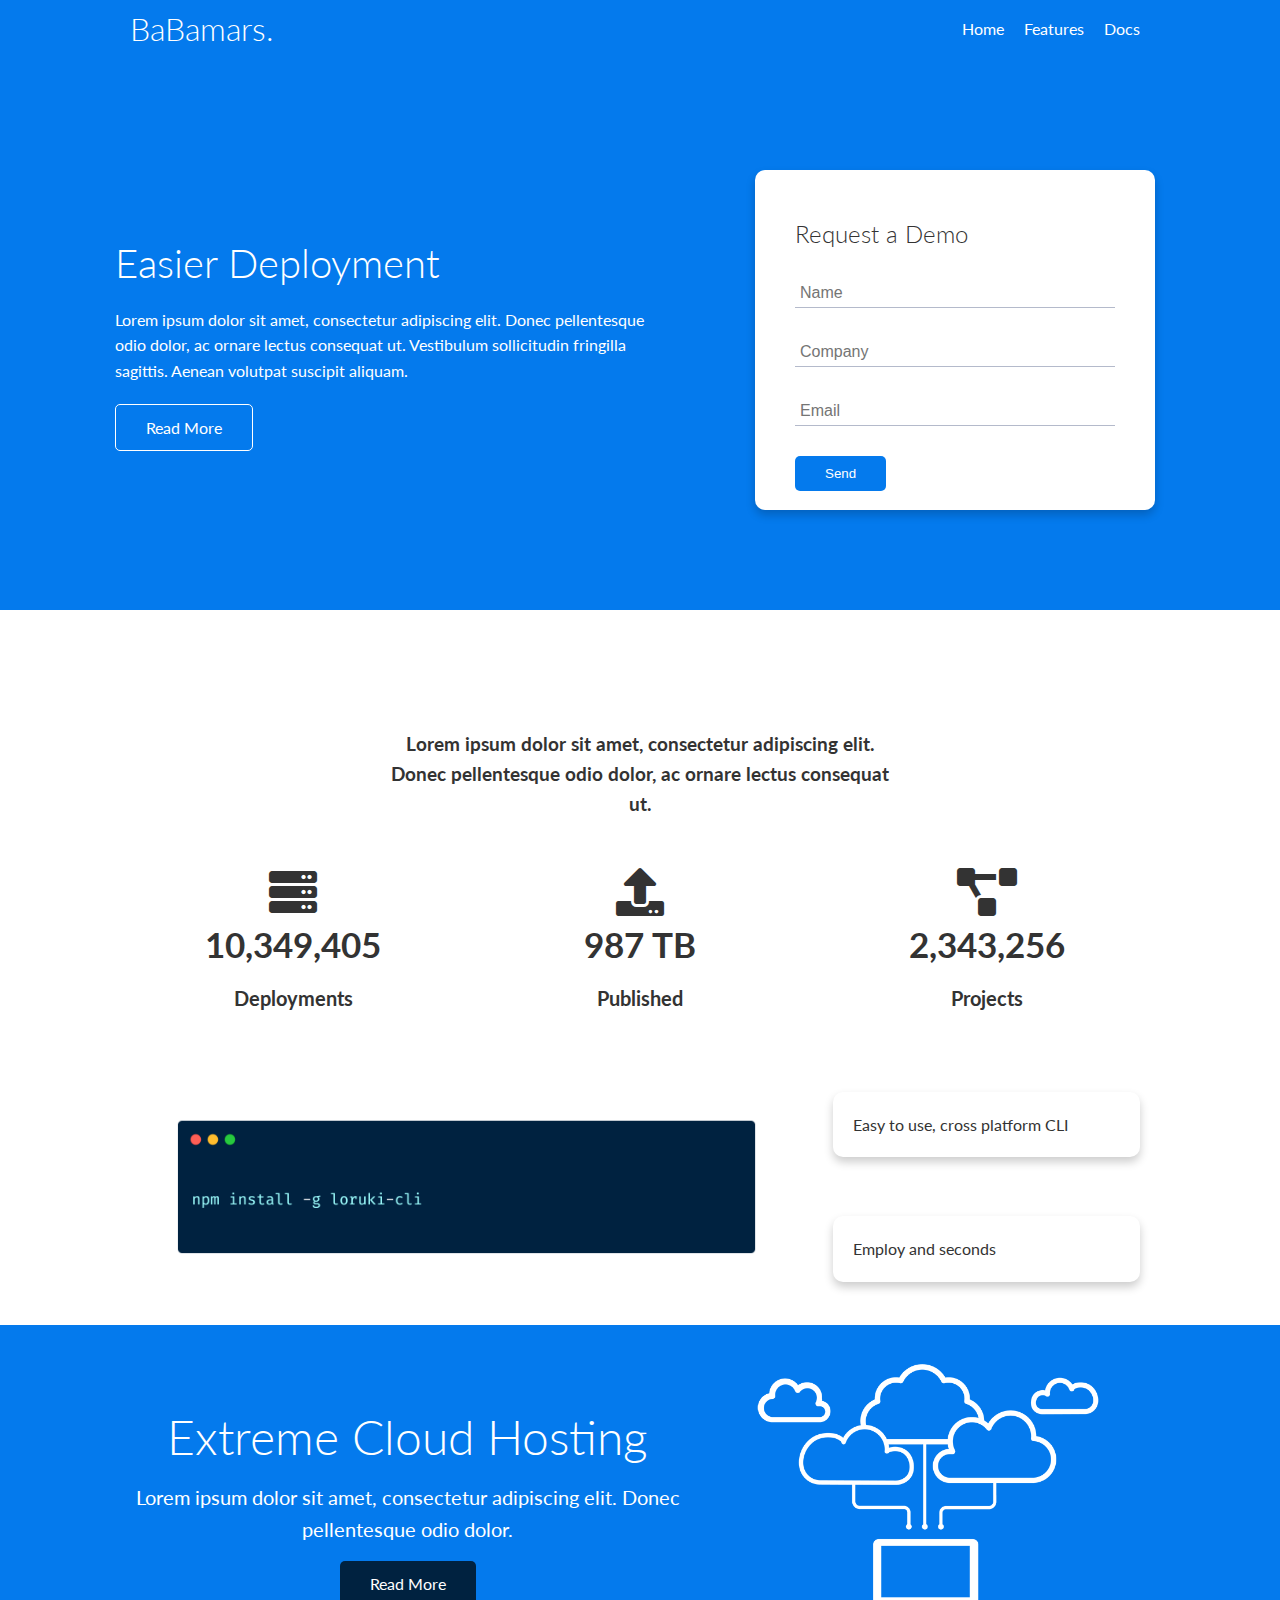
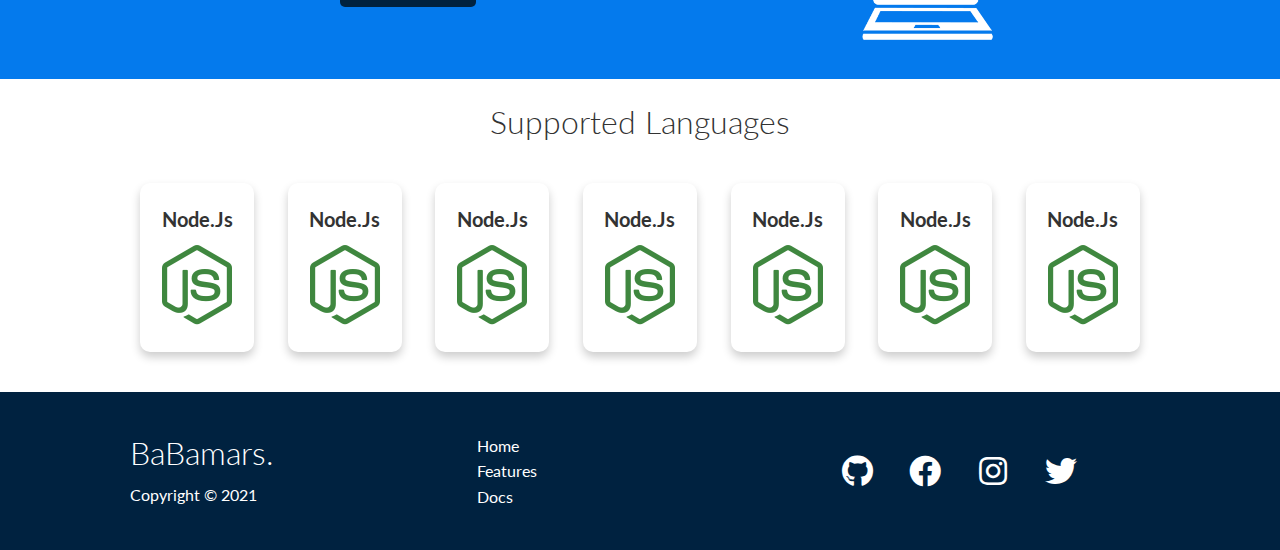
<file: index.html>
<!DOCTYPE html>
<html lang="en">
<head>
    <meta charset="UTF-8">
    <meta http-equiv="X-UA-Compatible" content="IE=edge">
    <meta name="viewport" content="width=device-width, initial-scale=1.0">
    <link rel="stylesheet" href="style.css">
    <!-- <link rel="stylesheet" href="https://cdnjs.cloudflare.com/ajax/libs/font-awesome/5.15.2/css/all.min.css" integrity="sha512-HK5fgLBL+xu6dm/Ii3z4xhlSUyZgTT9tuc/hSrtw6uzJOvgRr2a9jyxxT1ely+B+xFAmJKVSTbpM/CuL7qxO8w==" crossorigin="anonymous" /> -->
    <link rel="stylesheet" href="https://cdnjs.cloudflare.com/ajax/libs/font-awesome/5.13.0/css/all.min.css">
    <title>BaBamars | For Everyone</title>
</head>
<body>

    <!-- navbar -->
    <div class="navbar">
        <div class="container flex">
            <h1>BaBamars.</h1>
            <nav>
                <ul>
                    <li><a href="index.html">Home</a></li>
                    <li><a href="features.html">Features</a></li>
                    <li><a href="docs.html">Docs</a></li>
                </ul>
            </nav>
        </div>
    </div>

    <!-- showcase -->
    <section class="showcase">
        <div class="container grid">
            <div class="showcase-text">
                <h1>Easier Deployment</h1>
                <p>Lorem ipsum dolor sit amet, consectetur adipiscing elit. Donec
                pellentesque odio dolor, ac ornare lectus consequat ut.
                Vestibulum sollicitudin fringilla sagittis. Aenean volutpat
                suscipit aliquam. </p>
                <a class="btn btn-outline" href="feutures.html" >Read More</a>
            </div>
            <div class="showcase-form card">
                <h2>Request a Demo</h2>
                <form>
                    <div class="form-control">
                        <input class="inp" type="text" placeholder="Name" name="name" required>
                    </div>
                    <div class="form-control">
                        <input class="inp" type="text" placeholder="Company" name="Company" required>
                    </div>
                    <div class="form-control">
                        <input class="inp" type="email" placeholder="Email" name="email" required>
                    </div>
                    <input class="btn btn-primary" type="submit" value="Send" >
                </form>
            </div>
        </div>
    </section>

    <!-- stats -->
    <section class="stats">
        <div class="container">
            <h3 class="stats-heading text-center my-1">
                Lorem ipsum dolor sit amet, consectetur adipiscing elit. Donec
                pellentesque odio dolor, ac ornare lectus consequat ut.
            </h3>

            <div class="grid grid-3 text-center my-4">
                <div>
                    <i class="fas fa-server fa-3x"></i>
                    <h3>10,349,405</h3>
                    <p class="text-cecondary">Deployments</p>
                </div>
                <div>
                    <i class="fas fa-upload fa-3x"></i>
                    <h3>987 TB</h3>
                    <p class="text-cecondary">Published</p>
                </div>
                <div>
                    <i class="fas fa-project-diagram fa-3x"></i>
                    <h3>2,343,256</h3>
                    <p class="text-cecondary">Projects</p>
                </div>
            </div>
        </div>
    </section>

    <!-- cli -->
    <section class="cli">
        <div class="container grid">
            <img src="images/cli.png" alt="cli">
            <div class="card">
                Easy to use, cross platform CLI
            </div>
            <div class="card">
                Employ and seconds
            </div>
        </div>
    </section>

    <!-- cloud -->
    <section class="cloud bg-primary my-2 py-2">
        <div class="container grid">
            <div class="text-center">
                <h2 class="lg">Extreme Cloud Hosting</h2>
                <p class="lead my-1">Lorem ipsum dolor sit amet, consectetur adipiscing elit. Donec
                 pellentesque odio dolor.</p>
                <a href="features.html" class="btn btn-dark">Read More</a>
            </div>
            <img src="images/cloud.png" alt="cloud">
        </div>
    </section>

    <!-- languages -->
    <section class="languages">
        <h2 class="md text-center my-2">
            Supported Languages
        </h2>
        <div class="container flex">
            <div class="card">
                <h4>Node.Js</h4>
                <img src="images/logos/node.png" alt="">
            </div>
            <div class="card">
                <h4>Node.Js</h4>
                <img src="images/logos/node.png" alt="">
            </div>
            <div class="card">
                <h4>Node.Js</h4>
                <img src="images/logos/node.png" alt="">
            </div>
            <div class="card">
                <h4>Node.Js</h4>
                <img src="images/logos/node.png" alt="">
            </div>
            <div class="card">
                <h4>Node.Js</h4>
                <img src="images/logos/node.png" alt="">
            </div>
            <div class="card">
                <h4>Node.Js</h4>
                <img src="images/logos/node.png" alt="">
            </div>
            <div class="card">
                <h4>Node.Js</h4>
                <img src="images/logos/node.png" alt="">
            </div>
        </div>
    </section>

    <!-- footer -->
    <footer class="footer bg-dark py-3">
        <div class="container grid grid-3">
            <div>
                <h1>BaBamars.</h1>
                <p>Copyright &copy; 2021</p>
            </div>

            <nav>
                <ul>
                    <li><a href="index.html">Home</a></li>
                    <li><a href="features.html">Features</a></li>
                    <li><a href="docs.html">Docs</a></li>
                </ul>
            </nav>

                <div class="social">
                    <a href="#"><i class="fab fa-github fa-2x"></i></a>
                    <a href="#"><i class="fab fa-facebook fa-2x"></i></a>
                    <a href="#"><i class="fab fa-instagram fa-2x"></i></a>
                    <a href="#"><i class="fab fa-twitter fa-2x"></i></a>
                </div>
        </div>
    </footer>
</body>
</html>
</file>
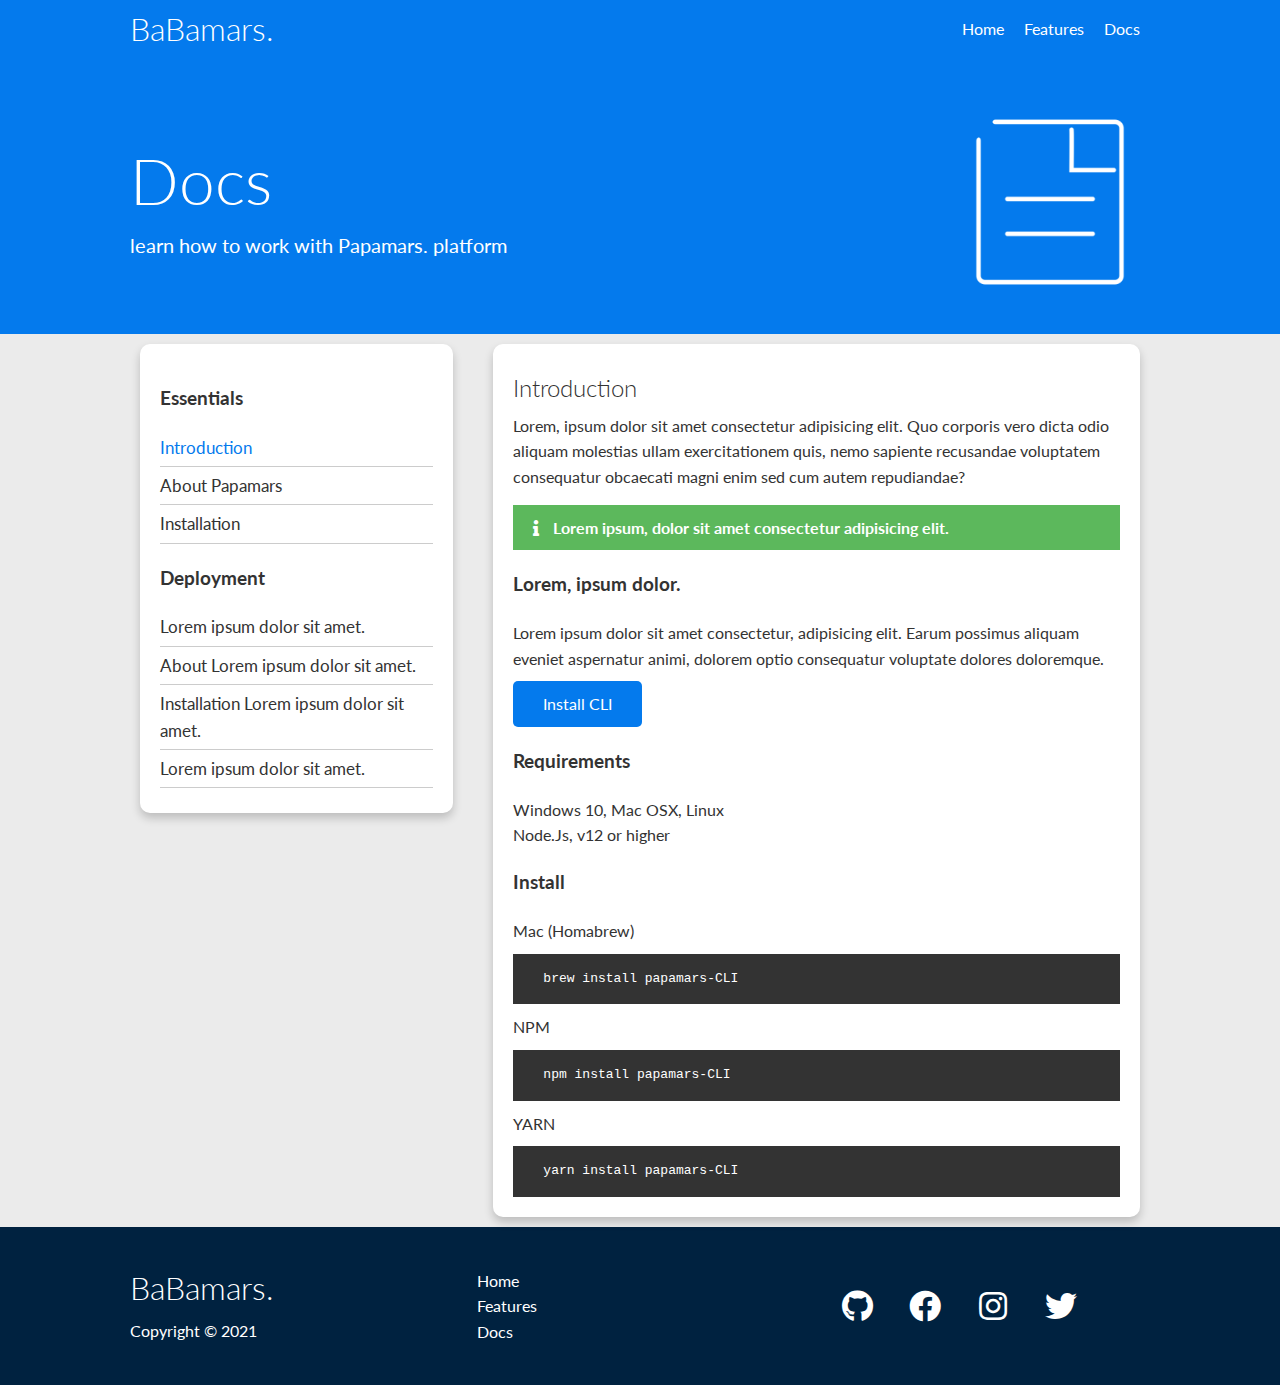
<file: docs.html>
<!DOCTYPE html>
<html lang="en">
<head>
    <meta charset="UTF-8">
    <meta http-equiv="X-UA-Compatible" content="IE=edge">
    <meta name="viewport" content="width=device-width, initial-scale=1.0">
    <link rel="stylesheet" href="style.css">
    <!-- <link rel="stylesheet" href="https://cdnjs.cloudflare.com/ajax/libs/font-awesome/5.15.2/css/all.min.css" integrity="sha512-HK5fgLBL+xu6dm/Ii3z4xhlSUyZgTT9tuc/hSrtw6uzJOvgRr2a9jyxxT1ely+B+xFAmJKVSTbpM/CuL7qxO8w==" crossorigin="anonymous" /> -->
    <link rel="stylesheet" href="https://cdnjs.cloudflare.com/ajax/libs/font-awesome/5.13.0/css/all.min.css">
    <title>BaBamars | For Everyone</title>
</head>
<body>

    <!-- navbar -->
    <div class="navbar">
        <div class="container flex">
            <h1>BaBamars.</h1>

            <nav>
                <ul>
                    <li><a href="index.html">Home</a></li>
                    <li><a href="features.html">Features</a></li>
                    <li><a href="docs.html">Docs</a></li>
                </ul>
            </nav>
        </div>
    </div>

    <!-- docs -->
    <section class="docs-head bg-primary py-3">
        <div class="container grid">
            <div>
                <h1 class="xl">Docs</h1>
                <p class="lead">
                learn how to work with Papamars. platform
                </p>
            </div>
            <img src="images/docs.png" alt="">
        </div>
    </section>

    <!-- docs main -->
    <section class="docs-main my-4">
        <div class="container grid">
            <div class="card bg-light p-3">
                <h3 class="my-2">Essentials</h3>
                <nav>
                    <ul>
                        <li><a class="text-primary" href="#">Introduction</a></li>
                        <li><a href="#">About Papamars</a></li>
                        <li><a href="#">Installation</a></li>
                    </ul>
                </nav>

                <h3 class="my-2">Deployment</h3>
                <nav>
                    <ul>
                        <li><a href="#">Lorem ipsum dolor sit amet.</a></li>
                        <li><a href="#">About Lorem ipsum dolor sit amet.</a></li>
                        <li><a href="#">Installation Lorem ipsum dolor sit amet.</a></li>
                        <li><a href="#">Lorem ipsum dolor sit amet.</a></li>
                    </ul>
                </nav>
            </div>

            <div class="card">
                <h2>Introduction</h2>
                <p>Lorem, ipsum dolor sit amet consectetur adipisicing elit.
                   Quo corporis vero dicta odio aliquam molestias ullam 
                   exercitationem quis, nemo sapiente recusandae voluptatem 
                   consequatur obcaecati magni enim sed cum autem repudiandae?
                </p>
                <div class="alert alert-success">
                    <i class="fas fa-info"></i>
                    Lorem ipsum, dolor sit amet consectetur adipisicing 
                    elit.
                </div>
                    <h3>Lorem, ipsum dolor.</h3>
                    <p>Lorem ipsum dolor sit amet consectetur, adipisicing
                       elit. Earum possimus aliquam eveniet aspernatur 
                       animi, dolorem optio consequatur voluptate dolores 
                       doloremque.
                    </p>
                    <a href="#" class="btn btn-primary">Install CLI </a>

                    <h3>Requirements</h3>
                    <ul>
                        <li>Windows 10, Mac OSX, Linux</li>
                        <li>Node.Js, v12 or higher</li>
                    </ul>
                    <h3>Install</h3>
                    <p>Mac (Homabrew)</p>
                    <pre><code>brew install papamars-CLI</code></pre>

                    <p>NPM</p>
                    <pre><code>npm install papamars-CLI</code></pre>

                    <p>YARN</p>
                    <pre><code>yarn install papamars-CLI</code></pre>

            </div>
        </div>
    </section>

    <!-- footer -->
    <footer class="footer bg-dark py-3">
        <div class="container grid grid-3">
            <div>
                <h1>BaBamars.</h1>
                <p>Copyright &copy; 2021</p>
            </div>

            <nav>
                <ul>
                    <li><a href="index.html">Home</a></li>
                    <li><a href="features.html">Features</a></li>
                    <li><a href="docs.html">Docs</a></li>
                </ul>
            </nav>

                <div class="social">
                    <a href="#"><i class="fab fa-github fa-2x"></i></a>
                    <a href="#"><i class="fab fa-facebook fa-2x"></i></a>
                    <a href="#"><i class="fab fa-instagram fa-2x"></i></a>
                    <a href="#"><i class="fab fa-twitter fa-2x"></i></a>
                </div>
        </div>
    </footer>
</file>
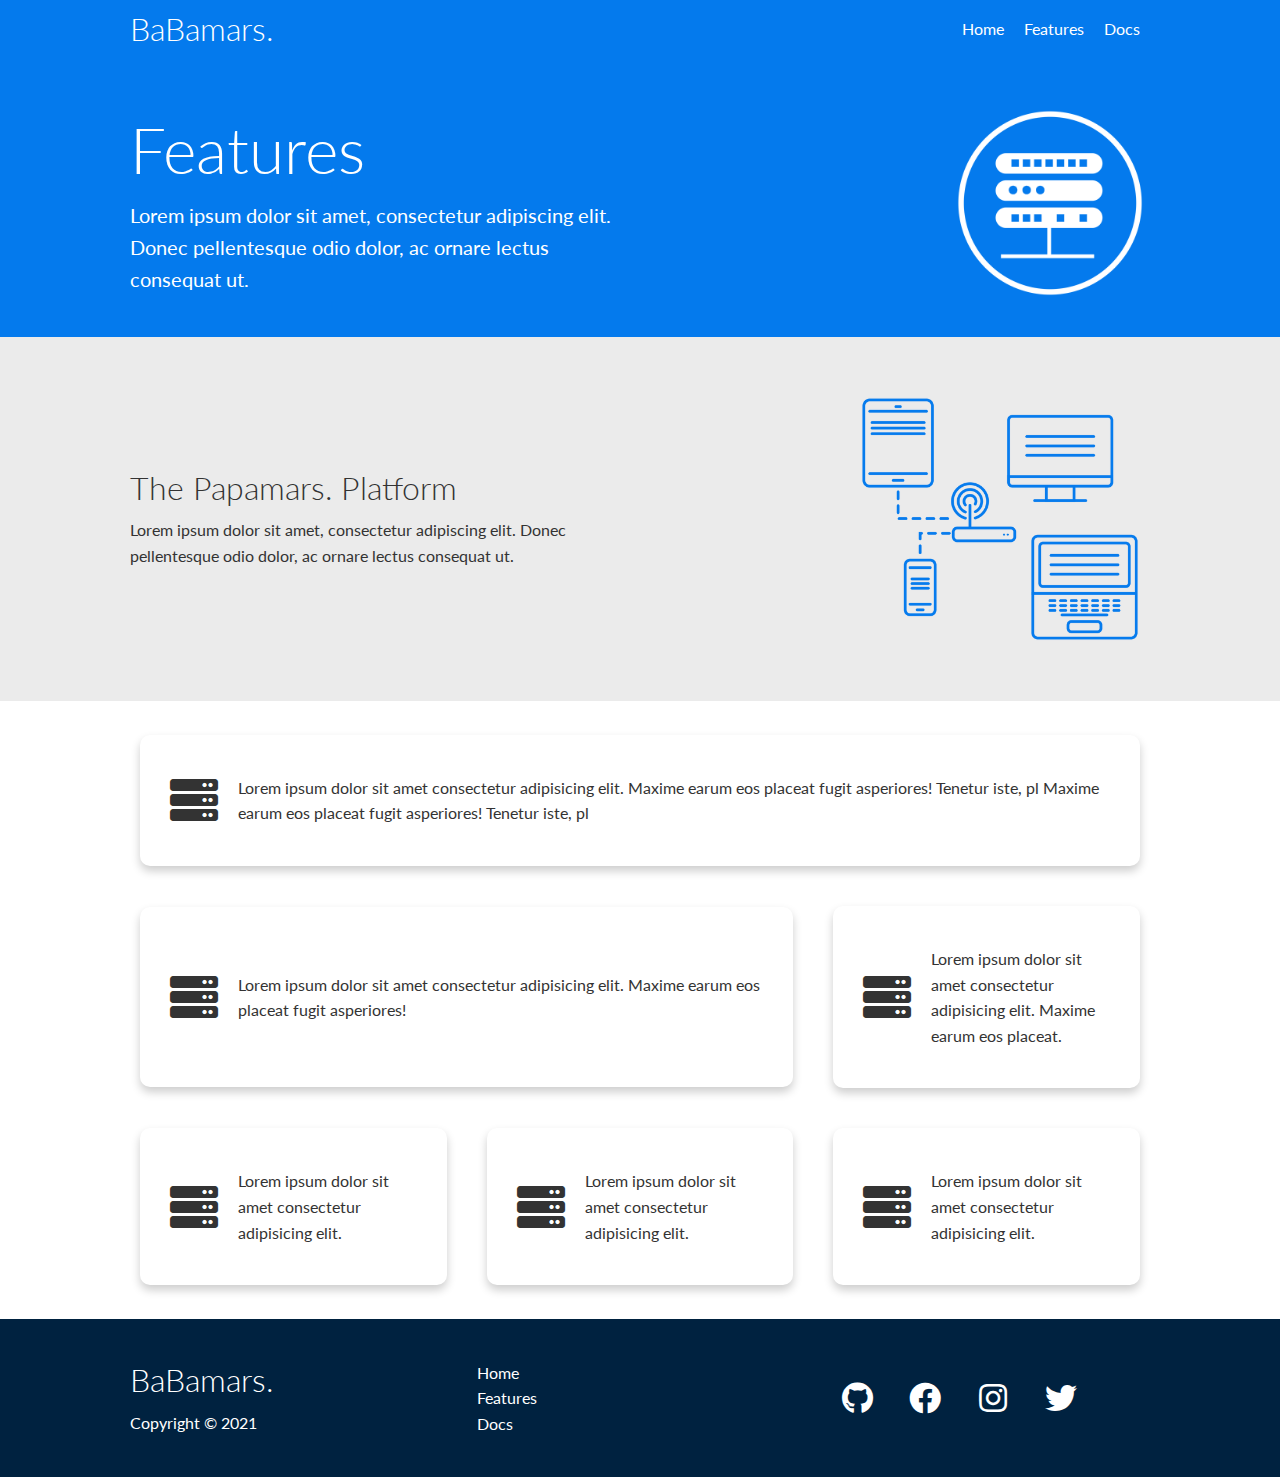
<file: features.html>
<!DOCTYPE html>
<html lang="en">
<head>
    <meta charset="UTF-8">
    <meta http-equiv="X-UA-Compatible" content="IE=edge">
    <meta name="viewport" content="width=device-width, initial-scale=1.0">
    <link rel="stylesheet" href="style.css">
    <!-- <link rel="stylesheet" href="https://cdnjs.cloudflare.com/ajax/libs/font-awesome/5.15.2/css/all.min.css" integrity="sha512-HK5fgLBL+xu6dm/Ii3z4xhlSUyZgTT9tuc/hSrtw6uzJOvgRr2a9jyxxT1ely+B+xFAmJKVSTbpM/CuL7qxO8w==" crossorigin="anonymous" /> -->
    <link rel="stylesheet" href="https://cdnjs.cloudflare.com/ajax/libs/font-awesome/5.13.0/css/all.min.css">
    <title>BaBamars | For Everyone</title>
</head>
<body>

    <!-- navbar -->
    <div class="navbar">
        <div class="container flex">
            <h1>BaBamars.</h1>

            <nav>
                <ul>
                    <li><a href="index.html">Home</a></li>
                    <li><a href="features.html">Features</a></li>
                    <li><a href="docs.html">Docs</a></li>
                </ul>
            </nav>
        </div>
    </div>

    <!-- head -->
    <section class="features-head bg-primary py-3">
        <div class="container grid">
            <div>
                <h1 class="xl">Features</h1>
                <p class="lead">
                Lorem ipsum dolor sit amet, consectetur adipiscing elit. Donec
                pellentesque odio dolor, ac ornare lectus consequat ut.
                </p>
            </div>
            <img src="images/server.png" alt="">
        </div>
    </section>

    <!-- sub head -->
    <section class="features-sub-head bg-light py-3">
        <div class="container grid">
            <div>
                <h1 class="md">The Papamars. Platform</h1>
                <p>
                Lorem ipsum dolor sit amet, consectetur adipiscing elit. Donec
                pellentesque odio dolor, ac ornare lectus consequat ut.
                </p>
            </div>
            <img src="images/server2.png" alt="">
        </div>
    </section>

    <section class="features-main py-2">
        <div class="container grid grid-3">
            <div class="card flex">
                <i class="fas fa-server fa-3x"></i>
                <p>Lorem ipsum dolor sit amet consectetur adipisicing elit.
                 Maxime earum eos placeat fugit asperiores! Tenetur iste, pl
                 Maxime earum eos placeat fugit asperiores! Tenetur iste, pl</p>
            </div>
            <div class="card flex">
                <i class="fas fa-server fa-3x"></i>
                <p>Lorem ipsum dolor sit amet consectetur adipisicing elit.
                 Maxime earum eos placeat fugit asperiores!</p>
            </div>
            <div class="card flex">
                <i class="fas fa-server fa-3x"></i>
                <p>Lorem ipsum dolor sit amet consectetur adipisicing elit.
                 Maxime earum eos placeat.</p>
            </div>
            <div class="card flex">
                <i class="fas fa-server fa-3x"></i>
                <p>Lorem ipsum dolor sit amet consectetur adipisicing elit.
                 </p>
            </div>
            <div class="card flex">
                <i class="fas fa-server fa-3x"></i>
                <p>Lorem ipsum dolor sit amet consectetur adipisicing elit.
                 </p>
            </div>
            <div class="card flex">
                <i class="fas fa-server fa-3x"></i>
                <p>Lorem ipsum dolor sit amet consectetur adipisicing elit.
                 </p>
            </div>
        </div>
    </section>

    <!-- footer -->
    <footer class="footer bg-dark py-3">
        <div class="container grid grid-3">
            <div>
                <h1>BaBamars.</h1>
                <p>Copyright &copy; 2021</p>
            </div>

            <nav>
                <ul>
                    <li><a href="index.html">Home</a></li>
                    <li><a href="features.html">Features</a></li>
                    <li><a href="docs.html">Docs</a></li>
                </ul>
            </nav>

                <div class="social">
                    <a href="#"><i class="fab fa-github fa-2x"></i></a>
                    <a href="#"><i class="fab fa-facebook fa-2x"></i></a>
                    <a href="#"><i class="fab fa-instagram fa-2x"></i></a>
                    <a href="#"><i class="fab fa-twitter fa-2x"></i></a>
                </div>
        </div>
    </footer>
</file>
<file: style.css>
@import url('https://fonts.googleapis.com/css2?family=Lato:wght@300&display=swap');
*{
    padding: 0%;
    margin: 0%;
    box-sizing: border-box;
    /* overflow-x: hidden; */
}
:root{
    --primary-color:#047aed;
    --secondary-color: #1c3fa8;
    --dark-color: #002240;
    --light-color: #f4f4f4;

}
body{
    font-family: 'lato',sans-serif;
    color: #333;
    line-height: 1.6;
}
ul{
    list-style: none;
}
a{
    text-decoration: none;
    color: #333;
}
h1, h2{
    font-weight: 300;
    line-height: 1.2;
    margin: 10px 0;
}
p{
    margin: 10px 0;
}
img{
    width: 100%;
}

.container{
    max-width: 1100px;
    margin: 0 auto;
    padding: 0 40px;
    /* overflow: auto; */
}
.text-center{
    text-align: center;
}

/* backgrounds & colors btn*/
.bg-primary,.btn-primary{
    background-color: var(--primary-color);
    color: white;
}
.bg-secondary,.btn-secondary{
    background-color: var(--secondary-color);
    color: white;
}
.bg-dark,.btn-dark{
    background-color: #002240;
    background-color: var(--dark-color);
    color: white;
}
.bg-light,.btn-light{
    background-color:var(--light-color);
    color: #333;
}
.bg-primary a,.btn-primary a,
.bg-secondary a,.btn-secondary a,
.bg-dark a,.btn-dark a{
    color: white;
}

/* text sizes */
.lead{
    font-size: 20px;
}
.sm{
    font-size: 1rem;
}
.md{
    font-size: 2rem;
}
.lg{
    font-size: 3rem;
}
.xl{
    font-size: 4rem;
}



/* margin */
.my-1{
    margin: 1rem 0;
}
.my-2{
    margin: 1.5rem 0;
}
.my-3{
    margin: 2rem 0;
}
.my-4{
    margin: 3rem 0;
}
.my-5{
    margin: 4rem 0;
}

.m-1{
    margin: 1rem ;
}
.m-2{
    margin: 1.5rem ;
}
.m-3{
    margin: 2rem ;
}
.m-4{
    margin: 3rem ;
}
.m-5{
    margin: 4rem ;
}


/* padding */
.py-1{
    padding: 1rem 0;
}
.py-2{
    padding: 1.5rem 0;
}
.py-3{
    padding: 2rem 0;
}
.py-4{
    padding: 3rem 0;
}
.py-5{
    padding: 4rem 0;
}

.p-1{
    padding: 1rem ;
}
.p-2{
    padding: 1.5rem ;
}
.p-3{
    padding: 2rem ;
}
.p-4{
    padding: 3rem ;
}
.p-5{
    padding: 4rem ;
}


/* navbar */
.navbar{
    background-color: #047aed;
    color: white;
    height: 70px;
}
.flex{
    display: flex;
    justify-content: space-between;
    align-items: center;
    /* height: 100%; */
}
.navbar ul{
    display: flex;
}
.navbar a{
    color: white;
    margin: 0 10px;
    padding-bottom: 5px;
    /* padding: 10px; */
    /* margin: 0 5px; */
}
.navbar a:hover{
    border-bottom: 2px solid white;
}


/* showcase */
.showcase{
    background-color: #047aed;
    height: 60vh;
    color: white;
    position: relative;
}
.showcase h1{
    font-size: 40px;
}
.showcase p{
    margin: 20px 0;
}
.grid{
    display: grid;
    grid-template-columns: repeat(2,1fr);
    gap: 20px;
    justify-content: center;
    align-items: center;
    height: 100%;
}
.showcase .grid{
    grid-template-columns: 55% 45%;
    gap: 30px;
/* overflow: visible; */
}
.showcase-text{
    /* position: relative; */
    animation: slideinfromleft 1s ease-in;
}
.card{
    background-color: white;
    color: #333;
    border-radius: 10px ;
    box-shadow: 0 5px 10px rgba(0,0,0,0.2 );
    padding: 20px;
    margin: 10px;
}
.showcase-form{
    /* position: relative; */
    /* top: 80px; */
    height: 340px;
    width: 400px;
    padding: 40px;
    z-index: 100;
    justify-self: flex-end;
    animation: slideinfromright  1s ease-in;
}
.showcase-form .form-control{
    margin: 30px 0;
}
.showcase-form .inp{
    border: none;
    border-bottom: 1px solid #b4bacb;
    outline: none;
    width: 100%;
    padding: 5px;
    font-size: 16px;
}
.btn{
    display: inline-block;
    padding: 10px 30px;
    cursor: pointer;
    background-color: #047aed;
    color: white;
    border: none;
    outline: none;
    border-radius: 5px;
}
.btn-outline{
    background-color: transparent;
    border: 1px solid white;
}
.btn:hover{
    transform: scale(.97);
}

/* stats */
.stats{
    margin-top: 120px;
    /* padding-top: 100px; */
    animation: slideinfrombottom 1s ease-in;

}
.grid-3{
    grid-template-columns: repeat(3, 1fr);
}
.text-center{
    text-align: center;
}
.stats-heading{
    max-width: 500px;
    margin: auto;
}
.stats .grid h3{
    font-size: 35px;
}
.stats .grid p{
    font-size: 20px;
    font-weight: bold;
}

/* cli */
.cli .grid{
    grid-template-columns: repeat(3, 1fr);
    grid-template-rows: repeat(2, 1fr);
}
.cli .grid >*:first-child{
    grid-column: 1 / span 2;
    grid-row: 1 / span 2;
}


/* cloud */
.cloud .grid{
    grid-template-columns: 5fr 4fr;
}
.cloud .btn-dark{
    background-color: var(--dark-color);
    color: white;
}

/* languages */
.languages .card{
    text-align: center;
    margin: 18px 10px 40px;
}
.languages .card h4{
    margin-bottom: 10px;
    font-size: 20px;
}
.languages .flex{
    flex-wrap: wrap;
}
.languages .card:hover{
    transform: translateY(-15px);
    transition: transform .2s ease-in;
}

/* footer */
.footer .social a{
    margin:0 10px;
}

.social{
    display: flex;
}
.footer .social .fab{
    border-radius: 50%;
    width: 3rem;
    height: 3rem;
    display: flex;
    justify-content: center;
    align-items: center;
}
.footer .social i:hover{
    background-color: #047aed;
    transition: all .2s ease-in;
}

/* tablets and under */ 

@media(max-width:768px){
    .grid, .showcase .grid,
    .stats .grid, .cli .grid,
    .cloud .grid, .features-main .grid,
    .docs-main .grid {
        grid-template-columns: 1fr;
        grid-template-rows: 1fr;
    }
    .showcase{
        height: auto;
    }
    .showcase-text{
    text-align: center;
    margin-top: 50px;
    }
    .showcase-form{
        justify-self: center;
        margin: auto;
    }
    .cli .grid >*:first-child{
        grid-column: 1;
        grid-row: 1;
    }
    .showcase-form{
        width: 300px;
    }
    .features-head, .features-sub-head,
    .docs-head{
        text-align: center;
    }
    .features-head img ,.features-sub-head img ,
    .docs-head img {
        justify-self: center;
    }
    .features-main .grid > *:first-child,
    .features-main .grid > *:nth-child(2){
        grid-column: 1;
    }
}

/* mobil */
@media(max-width:500px){
    .navbar{
        height: 110px;
    }
    .navbar .flex{
        flex-direction: column;
    }
    .navbar nav{
        background-color: rgba(0,0,0,0.1);
        padding: 10px;
    }
    .showcase-form{
        width: 280px;
    }
}



/* features */
/* head */
.features-head img{
    width: 200px;
    justify-self: flex-end;
}


/* sub head */
.features-sub-head img{
    width: 300px;
    justify-self: flex-end;
}
.features-sub-head{
    background-color: rgb(235, 235, 235);
}

.features-main .card i{
    margin-right: 20px;
}
.features-main .card{
    padding: 30px;
}
.features-main .grid >:first-child{
    grid-column: 1/span 3;
}
.features-main .grid >:nth-child(2){
    grid-column: 1/span 2;
    height: 180px;
}


/* docs */
.docs-head img{
    width: 200px;
    justify-self: flex-end;
}
.docs-main{
    background-color: rgb(235, 235, 235);
    margin-top: 0;
    margin-bottom: 0;
}
.docs-main h3{
    margin: 20px 0;
}
.docs-main .grid{
    grid-template-columns: 1fr 2fr;
    align-items: flex-start;
}
.docs-main nav li{
    font-size: 17px;
    padding-bottom: 5px;
    margin-bottom: 5px;
    border-bottom: 1px solid #ccc;
}
.docs-main a:hover{
    font-weight: bold;
}
.alert{
    background-color: #5cb85c;
    padding: 10px 20px;
    font-weight: bold;
    margin: 15px 0;
    color: white;
}
.alert i{
    margin-right: 10px;
}
.alert-success{
    background-color: #5cb85c;
}
code,pre{
    background-color: #333;
    color: white;
    padding: 15px;
}
.text-primary{
    color: #047aed;
}


/* animations */
@keyframes slideinfromleft {
    0%{
        transform: translateX(-100);
    }
    100%{
        transform: translateX(0);
    }
}
@keyframes slideinfromright {
    0%{
        transform: translateX(100);
    }
    100%{
        transform: translateX(0);
    }
}

@keyframes slideinfromtop {
    0%{
        transform: translateY(-100);
    }
    100%{
        transform: translateX(0);
    }
}
@keyframes slideinfrombottom {
    0%{
        transform: translateY(100);
    }
    100%{
        transform: translateY(0);
    }
}
</file>
